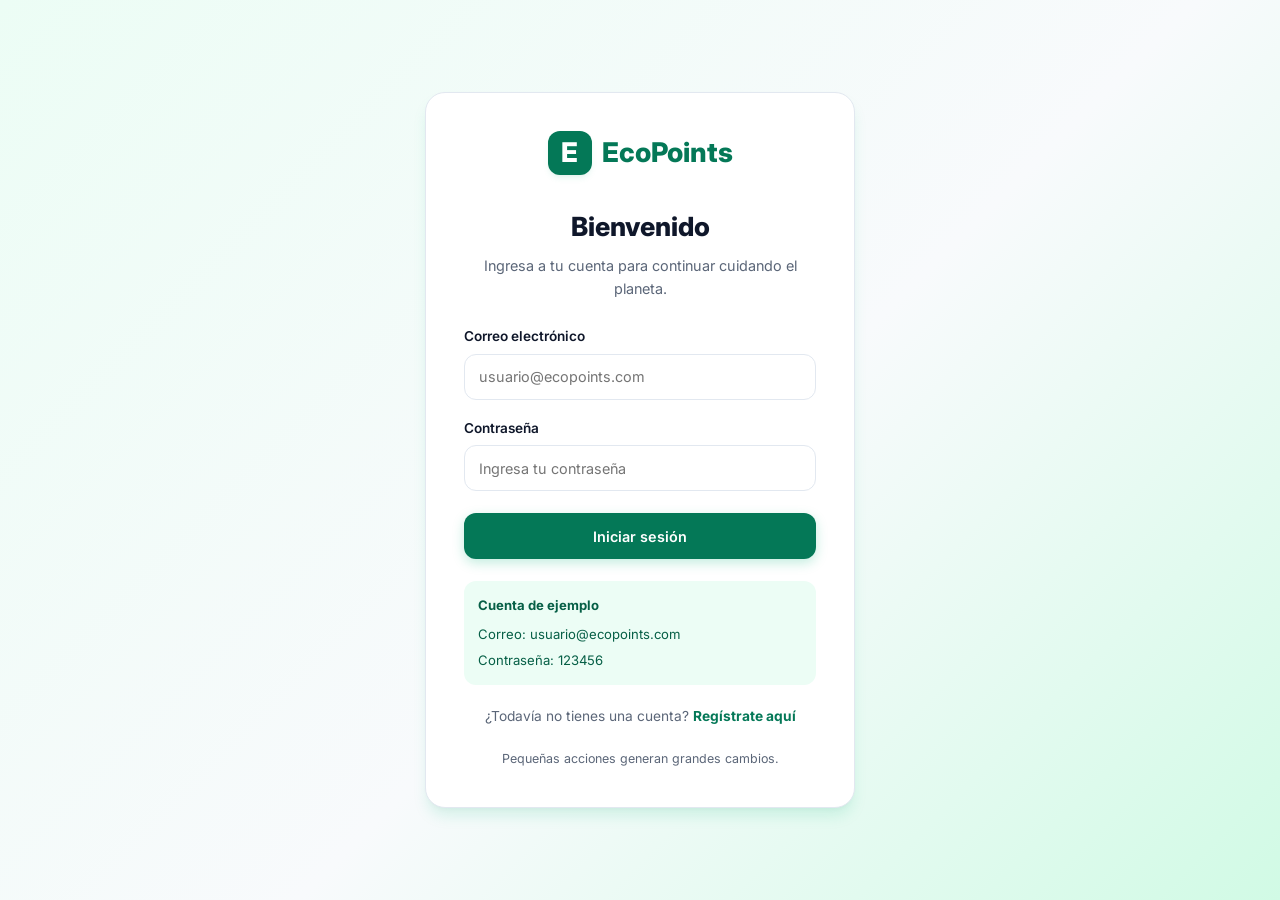
<file: login.html>
<!DOCTYPE html>
<html lang="es">
<head>
    <meta charset="UTF-8">
    <meta name="viewport" content="width=device-width, initial-scale=1.0">
    <meta name="description" content="Inicio de sesión de la plataforma EcoPoints.">
    <title>EcoPoints | Iniciar sesión</title>
    <link rel="icon" type="image/svg+xml" href="img/ecopoints-icon.svg">

    <link rel="preconnect" href="https://fonts.googleapis.com">
    <link rel="preconnect" href="https://fonts.gstatic.com" crossorigin>
    <link href="https://fonts.googleapis.com/css2?family=Inter:wght@300;400;500;600;700;800&display=swap" rel="stylesheet">
<link rel="stylesheet" href="css/styles.css">
</head>
<body class="login-page">
    <main class="login-card">
        <a class="login-brand" href="login.html" aria-label="EcoPoints - Inicio">
            <span class="login-logo" aria-hidden="true">E</span>
            <span>EcoPoints</span>
        </a>

        <div class="login-heading">
            <h1>Bienvenido</h1>
            <p>Ingresa a tu cuenta para continuar cuidando el planeta.</p>
        </div>

        <form id="loginForm" class="login-form">
            <div class="form-group">
                <label class="form-label" for="loginEmail">Correo electrónico</label>
                <input
                    class="form-control"
                    type="email"
                    id="loginEmail"
                    name="email"
                    placeholder="usuario@ecopoints.com"
                    autocomplete="username"
                    required
                >
            </div>

            <div class="form-group">
                <label class="form-label" for="loginPassword">Contraseña</label>
                <input
                    class="form-control"
                    type="password"
                    id="loginPassword"
                    name="password"
                    placeholder="Ingresa tu contraseña"
                    autocomplete="current-password"
                    minlength="6"
                    required
                >
            </div>

            <p id="loginMessage" class="login-message" role="alert" aria-live="polite"></p>

            <button class="btn btn-primary login-submit" type="submit">
                
                Iniciar sesión
            </button>
        </form>

        <div class="login-demo">
            <strong>Cuenta de ejemplo</strong>
            <span>Correo: usuario@ecopoints.com</span>
            <span>Contraseña: 123456</span>
        </div>

        <p class="auth-switch">¿Todavía no tienes una cuenta? <a href="register.html">Regístrate aquí</a></p>
        <p class="login-footer">Pequeñas acciones generan grandes cambios.</p>
    </main>
    <script src="js/auth.js"></script>
</body>
</html>
</file>
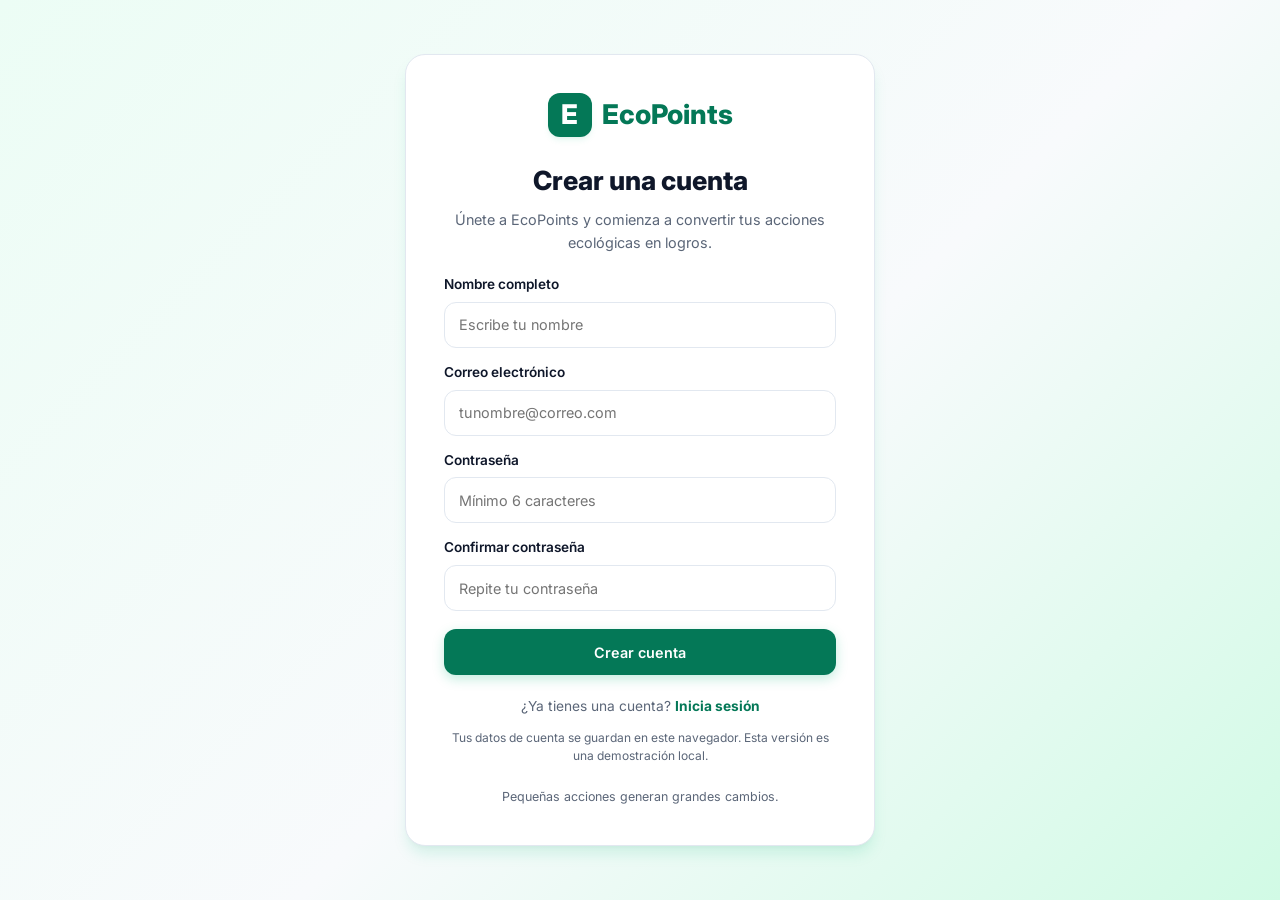
<file: register.html>
<!DOCTYPE html>
<html lang="es">
<head>
    <meta charset="UTF-8">
    <meta name="viewport" content="width=device-width, initial-scale=1.0">
    <meta name="description" content="Crea tu cuenta gratuita en EcoPoints.">
    <title>EcoPoints | Crear cuenta</title>
    <link rel="icon" type="image/svg+xml" href="img/ecopoints-icon.svg">

    <link rel="preconnect" href="https://fonts.googleapis.com">
    <link rel="preconnect" href="https://fonts.gstatic.com" crossorigin>
    <link href="https://fonts.googleapis.com/css2?family=Inter:wght@300;400;500;600;700;800&display=swap" rel="stylesheet">
<link rel="stylesheet" href="css/styles.css">
</head>
<body class="login-page">
    <main class="login-card register-card">
        <a class="login-brand" href="login.html" aria-label="EcoPoints - Inicio">
            <span class="login-logo" aria-hidden="true">E</span>
            <span>EcoPoints</span>
        </a>

        <div class="login-heading">
            <h1>Crear una cuenta</h1>
            <p>Únete a EcoPoints y comienza a convertir tus acciones ecológicas en logros.</p>
        </div>

        <form id="registerForm" class="login-form">
            <div class="form-group">
                <label class="form-label" for="registerName">Nombre completo</label>
                <input
                    class="form-control"
                    type="text"
                    id="registerName"
                    name="name"
                    placeholder="Escribe tu nombre"
                    autocomplete="name"
                    minlength="3"
                    maxlength="60"
                    required
                >
            </div>

            <div class="form-group">
                <label class="form-label" for="registerEmail">Correo electrónico</label>
                <input
                    class="form-control"
                    type="email"
                    id="registerEmail"
                    name="email"
                    placeholder="tunombre@correo.com"
                    autocomplete="email"
                    required
                >
            </div>

            <div class="form-group">
                <label class="form-label" for="registerPassword">Contraseña</label>
                <input
                    class="form-control"
                    type="password"
                    id="registerPassword"
                    name="password"
                    placeholder="Mínimo 6 caracteres"
                    autocomplete="new-password"
                    minlength="6"
                    required
                >
            </div>

            <div class="form-group">
                <label class="form-label" for="confirmPassword">Confirmar contraseña</label>
                <input
                    class="form-control"
                    type="password"
                    id="confirmPassword"
                    name="confirmPassword"
                    placeholder="Repite tu contraseña"
                    autocomplete="new-password"
                    minlength="6"
                    required
                >
            </div>

            <p id="registerMessage" class="login-message" role="alert" aria-live="polite"></p>

            <button class="btn btn-primary login-submit" type="submit">
                
                Crear cuenta
            </button>
        </form>

        <p class="auth-switch">¿Ya tienes una cuenta? <a href="login.html">Inicia sesión</a></p>
        <p class="auth-note">Tus datos de cuenta se guardan en este navegador. Esta versión es una demostración local.</p>
        <p class="login-footer">Pequeñas acciones generan grandes cambios.</p>
    </main>

    <script src="js/auth.js"></script>
</body>
</html>
</file>
<file: css/styles.css>
/* ========================================================
   EcoPoints - Hoja de Estilos CSS3
   Paleta: Verde y Blanco (Sostenibilidad y Naturaleza)
   Diseño: Moderno, Minimalista y 100% Adaptable (Responsive)
   ======================================================== */

:root {
    /* Paleta Verde y Blanco */
    --primary-green: #10b981;
    --primary-green-dark: #047857;
    --primary-green-deep: #065f46;
    --primary-green-light: #d1fae5;
    --primary-green-soft: #ecfdf5;
    
    /* Neutros y Fondos */
    --white: #ffffff;
    --gray-bg: #f8fafc;
    --gray-card: #f1f5f9;
    --gray-border: #e2e8f0;
    --text-dark: #0f172a;
    --text-muted: #5b6678;
    
    /* Acentos */
    --accent-amber: #f59e0b;
    --accent-blue: #3b82f6;
    --accent-red: #ef4444;

    /* Sombras y Radios */
    --shadow-sm: 0 1px 3px rgba(0, 0, 0, 0.05);
    --shadow-md: 0 4px 6px -1px rgba(16, 185, 129, 0.1), 0 2px 4px -2px rgba(0, 0, 0, 0.05);
    --shadow-lg: 0 10px 15px -3px rgba(16, 185, 129, 0.15), 0 4px 6px -4px rgba(0, 0, 0, 0.05);
    --radius-md: 12px;
    --radius-lg: 20px;
    --radius-full: 9999px;
    --transition: all 0.25s ease-in-out;
}

/* Reset Global */
* {
    margin: 0;
    padding: 0;
    box-sizing: border-box;
    font-family: 'Inter', -apple-system, BlinkMacSystemFont, 'Segoe UI', Roboto, sans-serif;
}

body {
    background-color: var(--gray-bg);
    color: var(--text-dark);
    line-height: 1.6;
    display: flex;
    flex-direction: column;
    min-height: 100vh;
}

/* Enlaces */
a {
    text-decoration: none;
    color: inherit;
}

/* Botones Reutilizables */
.btn {
    display: inline-flex;
    align-items: center;
    justify-content: center;
    gap: 8px;
    padding: 10px 20px;
    font-size: 0.9rem;
    font-weight: 600;
    border-radius: var(--radius-md);
    border: none;
    cursor: pointer;
    transition: var(--transition);
}

.btn-primary {
    background-color: var(--primary-green-dark);
    color: var(--white);
    box-shadow: 0 4px 12px rgba(16, 185, 129, 0.25);
}

.btn-primary:hover {
    background-color: var(--primary-green-deep);
    transform: translateY(-1px);
    box-shadow: 0 6px 16px rgba(16, 185, 129, 0.35);
}

.btn-outline {
    background-color: var(--white);
    color: var(--primary-green-dark);
    border: 2px solid var(--primary-green-dark);
}

.btn-outline:hover {
    background-color: var(--primary-green-soft);
}

.btn-sm {
    padding: 6px 14px;
    font-size: 0.8rem;
}

/* ========================================================
   HEADER Y BARRA DE NAVEGACIÓN (RESPONSIVE)
   ======================================================== */
.header {
    background-color: var(--white);
    border-bottom: 1px solid var(--gray-border);
    position: sticky;
    top: 0;
    z-index: 1000;
    box-shadow: var(--shadow-sm);
}

.navbar {
    max-width: 1200px;
    margin: 0 auto;
    display: flex;
    align-items: center;
    justify-content: space-between;
    padding: 14px 20px;
}

.logo-mark {
    width: 34px;
    height: 34px;
    display: inline-flex;
    align-items: center;
    justify-content: center;
    border-radius: 8px;
    background-color: var(--primary-green);
    color: var(--white);
    font-size: 1rem;
    font-weight: 800;
}

.logo {
    display: flex;
    align-items: center;
    gap: 10px;
    font-size: 1.35rem;
    font-weight: 800;
    color: var(--primary-green-dark);
    cursor: pointer;
}


.nav-links {
    display: flex;
    align-items: center;
    gap: 6px;
    list-style: none;
}

.nav-links li button {
    background: none;
    border: none;
    padding: 8px 14px;
    font-size: 0.9rem;
    font-weight: 500;
    color: var(--text-muted);
    border-radius: var(--radius-md);
    cursor: pointer;
    transition: var(--transition);
}

.nav-links li button:hover,
.nav-links li button.active {
    color: var(--primary-green-dark);
    background-color: var(--primary-green-soft);
    font-weight: 600;
}

.nav-actions {
    display: flex;
    align-items: center;
    gap: 12px;
}

.points-badge {
    background-color: var(--primary-green-soft);
    color: var(--primary-green-deep);
    border: 1px solid var(--primary-green-light);
    padding: 6px 10px;
    border-radius: var(--radius-full);
    font-size: 0.8rem;
    font-weight: 700;
    display: flex;
    align-items: center;
    gap: 6px;
}

.menu-toggle {
    display: none;
    background: var(--white);
    border: 1px solid var(--gray-border);
    border-radius: var(--radius-md);
    font-size: 0.85rem;
    font-weight: 600;
    color: var(--text-dark);
    cursor: pointer;
    padding: 8px 12px;
}

/* ========================================================
   CONTENEDOR DE SECCIONES
   ======================================================== */
.container {
    max-width: 1200px;
    margin: 0 auto;
    padding: 24px 20px;
    flex: 1;
    width: 100%;
}

.section {
    display: none;
    animation: fadeIn 0.3s ease-in-out forwards;
}

.section.active {
    display: block;
}

@keyframes fadeIn {
    from { opacity: 0; transform: translateY(6px); }
    to { opacity: 1; transform: translateY(0); }
}

.section-header {
    margin-bottom: 24px;
}

.section-title {
    font-size: 1.7rem;
    font-weight: 800;
    color: var(--primary-green-dark);
    margin-bottom: 6px;
}

.section-subtitle {
    color: var(--text-muted);
    font-size: 0.95rem;
}

/* ========================================================
   SECCIÓN 1: INICIO (HERO Y DASHBOARD)
   ======================================================== */
.hero {
    background: linear-gradient(135deg, var(--white) 0%, var(--primary-green-soft) 100%);
    border: 1px solid var(--primary-green-light);
    border-radius: var(--radius-lg);
    padding: 40px 30px;
    display: flex;
    flex-wrap: wrap;
    align-items: center;
    justify-content: space-between;
    gap: 30px;
    margin-bottom: 30px;
    box-shadow: var(--shadow-sm);
}

.hero-text {
    flex: 1;
    min-width: 280px;
}

.hero-badge {
    display: inline-flex;
    align-items: center;
    gap: 6px;
    background-color: var(--white);
    color: var(--primary-green-dark);
    font-size: 0.8rem;
    font-weight: 700;
    padding: 4px 12px;
    border-radius: var(--radius-full);
    margin-bottom: 12px;
    border: 1px solid var(--primary-green-light);
}

.hero-title {
    font-size: 2.2rem;
    font-weight: 800;
    color: var(--primary-green-dark);
    line-height: 1.25;
    margin-bottom: 12px;
}

.hero-desc {
    color: var(--text-muted);
    font-size: 1rem;
    margin-bottom: 24px;
    max-width: 520px;
}

.hero-buttons {
    display: flex;
    gap: 12px;
    flex-wrap: wrap;
}

.hero-card {
    background-color: var(--white);
    border: 1px solid var(--primary-green-light);
    border-radius: var(--radius-lg);
    padding: 24px;
    width: 320px;
    box-shadow: var(--shadow-md);
    text-align: center;
}

.hero-card-points {
    font-size: 2.8rem;
    font-weight: 800;
    color: var(--primary-green-dark);
    margin: 10px 0;
}

/* Grid de Estadísticas */
.stats-grid {
    display: grid;
    grid-template-columns: repeat(auto-fit, minmax(220px, 1fr));
    gap: 18px;
    margin-bottom: 30px;
}

.stat-card {
    background-color: var(--white);
    border: 1px solid var(--gray-border);
    border-radius: var(--radius-md);
    padding: 20px;
    box-shadow: var(--shadow-sm);
    display: flex;
    align-items: flex-start;
    gap: 8px;
    transition: var(--transition);
}

.stat-card:hover {
    transform: translateY(-2px);
    box-shadow: var(--shadow-md);
    border-color: var(--primary-green-light);
}


.stat-val {
    font-size: 1.4rem;
    font-weight: 800;
    color: var(--text-dark);
}

.stat-lbl {
    font-size: 0.8rem;
    color: var(--text-muted);
}

/* Banner de Reto Activo */
.challenge-banner {
    background-color: var(--white);
    border-left: 5px solid var(--primary-green);
    border-radius: var(--radius-md);
    padding: 20px;
    display: flex;
    flex-wrap: wrap;
    align-items: center;
    justify-content: space-between;
    gap: 16px;
    box-shadow: var(--shadow-sm);
    border-top: 1px solid var(--gray-border);
    border-right: 1px solid var(--gray-border);
    border-bottom: 1px solid var(--gray-border);
}

.progress-bar-container {
    width: 100%;
    height: 8px;
    background-color: var(--gray-card);
    border-radius: var(--radius-full);
    overflow: hidden;
    margin: 8px 0;
}

.progress-bar-fill {
    height: 100%;
    background-color: var(--primary-green-dark);
    border-radius: var(--radius-full);
}

/* ========================================================
   SECCIÓN 2: CLASIFICACIÓN DE RESIDUOS
   ======================================================== */
.waste-grid {
    display: grid;
    grid-template-columns: repeat(auto-fit, minmax(260px, 1fr));
    gap: 20px;
}

.waste-card {
    background-color: var(--white);
    border-radius: var(--radius-lg);
    border: 1px solid var(--gray-border);
    padding: 24px;
    box-shadow: var(--shadow-sm);
    transition: var(--transition);
    display: flex;
    flex-direction: column;
    justify-content: space-between;
}

.waste-card:hover {
    transform: translateY(-3px);
    box-shadow: var(--shadow-md);
    border-color: var(--primary-green);
}

.waste-header {
    display: flex;
    align-items: flex-start;
    gap: 0;
    margin-bottom: 14px;
}


.waste-title {
    font-size: 1.15rem;
    font-weight: 700;
    color: var(--text-dark);
}

.waste-pts {
    font-size: 0.8rem;
    font-weight: 700;
    color: var(--primary-green-dark);
}

.waste-list {
    list-style: disc;
    padding-left: 20px;
    font-size: 0.85rem;
    color: var(--text-muted);
    margin-bottom: 16px;
    line-height: 1.6;
}

.waste-list li {
    margin-bottom: 6px;
    display: list-item;
    margin-left: 0;
}


.waste-tip {
    background-color: var(--primary-green-soft);
    border: 1px dashed var(--primary-green-light);
    border-radius: var(--radius-md);
    padding: 10px 12px;
    font-size: 0.8rem;
    color: var(--primary-green-deep);
    margin-top: auto;
}

/* ========================================================
   SECCIÓN 3: PUNTOS DE RECICLAJE (MAPA INTERACTIVO)
   ======================================================== */
.map-wrapper {
    background-color: var(--white);
    border: 1px solid var(--gray-border);
    border-radius: var(--radius-lg);
    overflow: hidden;
    display: grid;
    grid-template-columns: 1fr 340px;
    box-shadow: var(--shadow-sm);
    height: 540px;
}

#leafletMap {
    width: 100%;
    height: 100%;
    z-index: 10;
}

.map-sidebar {
    padding: 20px;
    background-color: var(--white);
    border-left: 1px solid var(--gray-border);
    overflow-y: auto;
    display: flex;
    flex-direction: column;
    gap: 12px;
}

.location-item {
    padding: 14px;
    background-color: var(--gray-bg);
    border: 1px solid var(--gray-border);
    border-radius: var(--radius-md);
    cursor: pointer;
    transition: var(--transition);
}

.location-item:hover,
.location-item.active {
    border-color: var(--primary-green);
    background-color: var(--primary-green-soft);
}

.location-item h4 {
    font-size: 0.95rem;
    font-weight: 700;
    color: var(--text-dark);
    margin-bottom: 4px;
}

.location-item p {
    font-size: 0.8rem;
    color: var(--text-muted);
    margin-bottom: 8px;
}

.tag-pill {
    display: inline-block;
    font-size: 0.7rem;
    background-color: var(--white);
    color: var(--primary-green-dark);
    border: 1px solid var(--primary-green-light);
    padding: 2px 8px;
    border-radius: var(--radius-full);
    font-weight: 600;
    margin-right: 4px;
}

/* ========================================================
   SECCIÓN 4: RETOS AMBIENTALES
   ======================================================== */
.challenges-grid {
    display: grid;
    grid-template-columns: repeat(auto-fit, minmax(300px, 1fr));
    gap: 20px;
}

.challenge-card {
    background-color: var(--white);
    border: 1px solid var(--gray-border);
    border-radius: var(--radius-lg);
    padding: 24px;
    box-shadow: var(--shadow-sm);
    display: flex;
    flex-direction: column;
    justify-content: space-between;
    transition: var(--transition);
}

.challenge-card:hover {
    box-shadow: var(--shadow-md);
    border-color: var(--primary-green-light);
}

.challenge-category {
    color: var(--primary-green-dark);
    font-size: 0.8rem;
    font-weight: 700;
    letter-spacing: 0.04em;
}

.challenge-top {
    display: flex;
    justify-content: space-between;
    align-items: center;
    margin-bottom: 12px;
}

.challenge-bonus {
    background-color: var(--primary-green-soft);
    color: var(--primary-green-dark);
    font-weight: 700;
    font-size: 0.85rem;
    padding: 4px 10px;
    border-radius: var(--radius-full);
}

.challenge-name {
    font-size: 1.1rem;
    font-weight: 700;
    margin-bottom: 6px;
    color: var(--text-dark);
}

.challenge-desc {
    font-size: 0.85rem;
    color: var(--text-muted);
    margin-bottom: 16px;
}

.challenge-time-limit {
    margin: -8px 0 14px;
    color: var(--text-muted);
    font-size: 0.76rem;
    line-height: 1.4;
}

.challenge-expired {
    border-color: var(--gray-border);
    opacity: 0.78;
}

.challenge-expired .challenge-time-limit {
    color: var(--accent-red);
    font-weight: 700;
}

.challenge-card button:disabled {
    cursor: not-allowed;
    opacity: 0.65;
    transform: none;
}

/* ========================================================
   SECCIÓN 5: RECOMPENSAS
   ======================================================== */
.rewards-grid {
    display: grid;
    grid-template-columns: repeat(auto-fit, minmax(260px, 1fr));
    gap: 20px;
}

.reward-card {
    background-color: var(--white);
    border: 1px solid var(--gray-border);
    border-radius: var(--radius-lg);
    overflow: hidden;
    box-shadow: var(--shadow-sm);
    display: flex;
    flex-direction: column;
    transition: var(--transition);
}

.reward-card:hover {
    transform: translateY(-3px);
    box-shadow: var(--shadow-md);
    border-color: var(--primary-green-light);
}


.reward-body {
    padding: 20px;
    flex: 1;
    display: flex;
    flex-direction: column;
    justify-content: space-between;
}

.reward-cost {
    font-size: 1.1rem;
    font-weight: 800;
    color: var(--primary-green-dark);
    margin-bottom: 12px;
}

/* ========================================================
   MODALES (VENTANAS EMERGENTES)
   ======================================================== */
.modal-overlay {
    position: fixed;
    top: 0;
    left: 0;
    right: 0;
    bottom: 0;
    background-color: rgba(15, 23, 42, 0.5);
    display: none;
    align-items: center;
    justify-content: center;
    z-index: 2000;
    padding: 20px;
    backdrop-filter: blur(4px);
}

.modal-overlay.active {
    display: flex;
}

.modal-content {
    background-color: var(--white);
    border-radius: var(--radius-lg);
    max-width: 450px;
    width: 100%;
    padding: 28px;
    box-shadow: var(--shadow-lg);
    border: 1px solid var(--gray-border);
    animation: fadeIn 0.25s ease-out;
}

.modal-header {
    display: flex;
    align-items: center;
    justify-content: space-between;
    margin-bottom: 18px;
}

.modal-title {
    font-size: 1.25rem;
    font-weight: 800;
    color: var(--primary-green-dark);
}

.modal-close {
    background: none;
    border: none;
    font-size: 1.2rem;
    color: var(--text-muted);
    cursor: pointer;
}

.form-group {
    margin-bottom: 16px;
}

.form-label {
    display: block;
    font-size: 0.85rem;
    font-weight: 600;
    margin-bottom: 6px;
    color: var(--text-dark);
}

.form-control {
    width: 100%;
    padding: 10px 14px;
    font-size: 0.9rem;
    border: 1px solid var(--gray-border);
    border-radius: var(--radius-md);
    background-color: var(--white);
    outline: none;
    transition: var(--transition);
}

.form-control:focus {
    border-color: var(--primary-green);
    box-shadow: 0 0 0 3px rgba(16, 185, 129, 0.15);
}

/* ========================================================
   FOOTER
   ======================================================== */
.footer {
    background-color: var(--white);
    border-top: 1px solid var(--gray-border);
    padding: 14px 20px 16px;
    text-align: center;
    color: var(--text-muted);
    font-size: 0.82rem;
    margin-top: auto;
}

.footer-content {
    max-width: 1200px;
    margin: 0 auto;
}

.footer-brand {
    display: inline-flex;
    align-items: center;
    justify-content: center;
    gap: 9px;
    margin-bottom: 3px;
    color: var(--primary-green-dark);
    font-size: 1rem;
}

.footer-logo-mark {
    width: 26px;
    height: 26px;
    display: inline-flex;
    align-items: center;
    justify-content: center;
    border-radius: 7px;
    background: var(--primary-green-dark);
    color: var(--white);
    font-size: 0.8rem;
    font-weight: 800;
}

.footer p {
    margin: 0;
}

.footer small {
    display: block;
    margin-top: 2px;
    color: var(--text-muted);
}

/* ========================================================
   RESPONSIVE DESIGN (MEDIA QUERIES)
   ======================================================== */
@media (max-width: 900px) {
    .map-wrapper {
        grid-template-columns: 1fr;
        height: 700px;
    }
    #leafletMap {
        height: 380px;
    }
    .map-sidebar {
        border-left: none;
        border-top: 1px solid var(--gray-border);
    }
}

@media (max-width: 768px) {
    .menu-toggle {
        display: block;
    }

    .nav-links {
        position: absolute;
        top: 68px;
        left: 0;
        right: 0;
        background-color: var(--white);
        border-bottom: 1px solid var(--gray-border);
        flex-direction: column;
        align-items: stretch;
        padding: 16px;
        display: none;
        box-shadow: var(--shadow-md);
    }

    .nav-links.open {
        display: flex;
    }

    .nav-links li button {
        width: 100%;
        text-align: left;
        padding: 12px;
    }

    .hero {
        padding: 24px;
    }

    .hero-title {
        font-size: 1.7rem;
    }

    .hero-card {
        width: 100%;
    }
}


/* ========================================================
   INICIO DE SESION
   ======================================================== */
.login-page {
    min-height: 100vh;
    display: flex;
    align-items: center;
    justify-content: center;
    padding: 24px;
    background: linear-gradient(135deg, #ecfdf5 0%, #f8fafc 55%, #d1fae5 100%);
}

.login-card {
    width: 100%;
    max-width: 430px;
    padding: 38px;
    background-color: var(--white);
    border: 1px solid var(--gray-border);
    border-radius: var(--radius-lg);
    box-shadow: var(--shadow-lg);
}

.login-brand {
    display: flex;
    align-items: center;
    justify-content: center;
    gap: 10px;
    margin-bottom: 30px;
    color: var(--primary-green-dark);
    font-size: 1.7rem;
    font-weight: 800;
}

.login-logo {
    width: 44px;
    height: 44px;
    display: flex;
    align-items: center;
    justify-content: center;
    border-radius: var(--radius-md);
    background-color: var(--primary-green-dark);
    color: var(--white);
    box-shadow: var(--shadow-md);
}

.login-heading {
    margin-bottom: 26px;
    text-align: center;
}

.login-heading h1 {
    margin-bottom: 7px;
    color: var(--text-dark);
    font-size: 1.65rem;
    font-weight: 800;
}

.login-heading p {
    color: var(--text-muted);
    font-size: 0.9rem;
}

.login-form .form-group {
    margin-bottom: 18px;
}

.login-form .form-control {
    min-height: 46px;
}

.login-submit {
    width: 100%;
    min-height: 46px;
    margin-top: 4px;
}

.login-message {
    display: none;
    margin: 0 0 14px;
    padding: 10px 12px;
    border-radius: var(--radius-md);
    font-size: 0.85rem;
}

.login-message.error {
    display: block;
    color: #b91c1c;
    background-color: #fef2f2;
    border: 1px solid #fecaca;
}

.login-demo {
    display: flex;
    flex-direction: column;
    gap: 5px;
    margin-top: 22px;
    padding: 14px;
    border-radius: var(--radius-md);
    background-color: var(--primary-green-soft);
    color: var(--primary-green-deep);
    font-size: 0.82rem;
}

.login-demo strong {
    margin-bottom: 3px;
}

.login-footer {
    margin-top: 22px;
    color: var(--text-muted);
    font-size: 0.78rem;
    text-align: center;
}

/* Accion para cerrar la sesion desde el menu principal. */
.nav-links li.nav-logout button {
    color: #b91c1c;
}

.nav-links li.nav-logout button:hover {
    color: #991b1b;
    background-color: #fef2f2;
}

@media (max-width: 480px) {
    .login-page {
        padding: 16px;
    }

    .login-card {
        padding: 28px 22px;
    }
}


/* ========================================================
   REGISTRO Y ENLACES ENTRE FORMULARIOS DE ACCESO
   ======================================================== */
.register-card {
    max-width: 470px;
}

.register-card .login-brand {
    margin-bottom: 22px;
}

.register-card .login-heading {
    margin-bottom: 20px;
}

.register-card .login-form .form-group {
    margin-bottom: 14px;
}

.auth-switch {
    margin-top: 20px;
    color: var(--text-muted);
    font-size: 0.86rem;
    text-align: center;
}

.auth-switch a {
    color: var(--primary-green-dark);
    font-weight: 700;
    text-decoration: none;
}

.auth-switch a:hover {
    text-decoration: underline;
}

.auth-note {
    margin-top: 12px;
    color: var(--text-muted);
    font-size: 0.75rem;
    line-height: 1.5;
    text-align: center;
}

.login-message.success {
    display: block;
    color: #166534;
    background-color: #f0fdf4;
    border: 1px solid #bbf7d0;
}


/* ========================================================
   SECCIÓN 6: MI PERFIL Y DATOS DEL USUARIO
   ======================================================== */
.profile-layout {
    display: grid;
    grid-template-columns: minmax(250px, 0.8fr) minmax(320px, 1.5fr);
    gap: 22px;
    align-items: start;
}

.profile-summary-card,
.profile-details-card {
    background-color: var(--white);
    border: 1px solid var(--gray-border);
    border-radius: var(--radius-lg);
    padding: 26px;
    box-shadow: var(--shadow-sm);
}

.profile-summary-card {
    display: flex;
    flex-direction: column;
    align-items: center;
    text-align: center;
}

.profile-avatar {
    width: 88px;
    height: 88px;
    display: flex;
    align-items: center;
    justify-content: center;
    margin-bottom: 16px;
    border-radius: 50%;
    background: linear-gradient(135deg, var(--primary-green-dark), var(--primary-green-deep));
    color: var(--white);
    font-size: 1.8rem;
    font-weight: 800;
    box-shadow: var(--shadow-md);
}

.profile-summary-name {
    color: var(--text-dark);
    font-size: 1.2rem;
    font-weight: 800;
    overflow-wrap: anywhere;
}

.profile-summary-email {
    margin-top: 4px;
    color: var(--text-muted);
    font-size: 0.85rem;
    overflow-wrap: anywhere;
}

.profile-status {
    display: inline-flex;
    align-items: center;
    gap: 6px;
    margin-top: 14px;
    padding: 5px 11px;
    border-radius: var(--radius-full);
    background-color: var(--primary-green-soft);
    color: var(--primary-green-deep);
    font-size: 0.78rem;
    font-weight: 700;
}

.profile-points-box {
    display: flex;
    flex-direction: column;
    gap: 4px;
    width: 100%;
    margin-top: 24px;
    padding: 16px;
    border: 1px solid var(--primary-green-light);
    border-radius: var(--radius-md);
    background-color: var(--primary-green-soft);
}

.profile-points-box span {
    color: var(--text-muted);
    font-size: 0.8rem;
}

.profile-points-box strong {
    color: var(--primary-green-dark);
    font-size: 1.35rem;
    font-weight: 800;
}

.profile-home-button {
    width: 100%;
    margin-top: 18px;
}

.profile-card-heading {
    display: flex;
    align-items: center;
    gap: 0;
    margin-bottom: 24px;
}


.profile-card-heading h3 {
    color: var(--text-dark);
    font-size: 1.1rem;
    font-weight: 800;
}

.profile-card-heading p {
    color: var(--text-muted);
    font-size: 0.82rem;
}

.profile-form .form-group {
    margin-bottom: 18px;
}

.profile-form .form-control {
    min-height: 45px;
}

.profile-readonly {
    background-color: var(--gray-bg);
    color: var(--text-muted);
    cursor: not-allowed;
}

.profile-field-note {
    display: block;
    margin-top: 6px;
    color: var(--text-muted);
    font-size: 0.75rem;
    line-height: 1.45;
}

.profile-data-grid {
    display: grid;
    grid-template-columns: repeat(2, minmax(0, 1fr));
    gap: 12px;
    margin-top: 6px;
}

.profile-data-item {
    display: flex;
    flex-direction: column;
    gap: 5px;
    min-width: 0;
    padding: 13px;
    border: 1px solid var(--gray-border);
    border-radius: var(--radius-md);
    background-color: var(--gray-bg);
}

.profile-data-item span {
    color: var(--text-muted);
    font-size: 0.75rem;
}

.profile-data-item strong {
    color: var(--text-dark);
    font-size: 0.88rem;
    overflow-wrap: anywhere;
}

.profile-save-button {
    width: 100%;
    min-height: 45px;
}

@media (max-width: 768px) {
    .profile-layout {
        grid-template-columns: 1fr;
    }
}

@media (max-width: 480px) {
    .profile-summary-card,
    .profile-details-card {
        padding: 20px;
    }

    .profile-data-grid {
        grid-template-columns: 1fr;
    }
}

/* ========================================================
   NAVEGACION, ADMINISTRACION Y ACCESIBILIDAD
   ======================================================== */
[hidden] {
    display: none !important;
}

.navbar {
    width: 100%;
    max-width: none;
    padding: 12px clamp(16px, 2.4vw, 36px);
    gap: clamp(10px, 1vw, 18px);
}

.logo {
    flex: 0 0 auto;
    margin-right: 4px;
    padding: 0;
    border: 0;
    background: transparent;
    text-align: left;
}

.logo-mark {
    width: 34px;
    height: 34px;
    display: inline-flex;
    align-items: center;
    justify-content: center;
    border-radius: 8px;
    background-color: var(--primary-green-dark);
    color: var(--white);
    font-size: 1rem;
    font-weight: 800;
}

.main-navigation {
    flex: 1 1 0;
    min-width: 0;
}

.nav-links {
    width: 100%;
    display: flex;
    align-items: center;
    justify-content: space-evenly;
    gap: clamp(2px, 0.45vw, 8px);
    margin: 0 4px;
    list-style: none;
}

.nav-links li {
    flex: 0 1 auto;
}

.nav-links li button {
    min-height: 38px;
    padding: 8px clamp(6px, 0.65vw, 10px);
    font-size: clamp(0.74rem, 0.78vw, 0.86rem);
    white-space: nowrap;
}

.nav-actions {
    display: flex;
    flex: 0 0 auto;
    align-items: center;
    gap: 8px;
}

.points-badge {
    padding: 6px 10px;
    font-size: 0.8rem;
    white-space: nowrap;
}

.menu-toggle {
    display: none;
    min-height: 40px;
    padding: 8px 12px;
    border: 1px solid var(--gray-border);
    border-radius: var(--radius-md);
    background: var(--white);
    color: var(--text-dark);
    font-size: 0.85rem;
    font-weight: 600;
    cursor: pointer;
}

.section-admin-header {
    display: flex;
    align-items: flex-start;
    justify-content: space-between;
    gap: 18px;
}

.section-admin-header .section-header {
    flex: 1 1 auto;
    min-width: 0;
}

.admin-action {
    flex: 0 0 auto;
    min-height: 38px;
    margin-top: 4px;
}

#locationsList {
    display: flex;
    flex-direction: column;
    gap: 12px;
}

.location-item {
    cursor: pointer;
}

.custom-item-label {
    display: inline-block;
    margin-bottom: 7px;
    color: var(--primary-green-dark);
    font-size: 0.72rem;
    font-weight: 800;
    letter-spacing: 0.04em;
}

.custom-reward-name {
    margin: 4px 0 8px;
    color: var(--text-dark);
    font-size: 1.08rem;
    font-weight: 700;
}

.custom-reward-description {
    margin-bottom: 12px;
    color: var(--text-muted);
    font-size: 0.85rem;
}

.custom-reward-button {
    width: 100%;
}

.admin-modal-content {
    max-width: 520px;
    max-height: 90vh;
    overflow-y: auto;
}

.admin-form .form-group {
    margin-bottom: 14px;
}

.admin-form .form-control {
    min-height: 44px;
}

.admin-form textarea.form-control {
    min-height: 88px;
    resize: vertical;
}

.admin-form-grid {
    display: grid;
    grid-template-columns: repeat(2, minmax(0, 1fr));
    gap: 12px;
}

.admin-form-note {
    margin: -2px 0 14px;
    color: var(--text-muted);
    font-size: 0.76rem;
    line-height: 1.45;
}

.admin-form-submit {
    width: 100%;
    min-height: 44px;
}

.modal-close {
    min-height: 36px;
    padding: 6px 10px;
    border: 1px solid var(--gray-border);
    border-radius: 6px;
    background: var(--white);
    color: var(--text-muted);
    font-size: 0.82rem;
}

.stat-card {
    align-items: flex-start;
}

.waste-header {
    align-items: flex-start;
    gap: 0;
}

.waste-list {
    list-style: disc;
    padding-left: 20px;
}

.waste-list li {
    display: list-item;
    margin-bottom: 6px;
}

.profile-card-heading {
    gap: 0;
}

.profile-data-item.full-width {
    grid-column: 1 / -1;
}

@media (max-width: 1100px) {
    .navbar {
        position: relative;
        flex-wrap: wrap;
        gap: 10px;
    }

    .menu-toggle {
        display: block;
        order: 2;
        margin-left: auto;
    }

    .nav-actions {
        order: 3;
        margin-left: auto;
    }

    .main-navigation {
        position: absolute;
        top: 100%;
        left: 0;
        right: 0;
        z-index: 1001;
    }

    .nav-links {
        position: static;
        display: none;
        flex-direction: column;
        align-items: stretch;
        gap: 4px;
        margin: 0;
        padding: 14px 20px;
        background: var(--white);
        border-bottom: 1px solid var(--gray-border);
        box-shadow: var(--shadow-md);
    }

    .nav-links.open {
        display: flex;
    }

    .nav-links li button {
        width: 100%;
        min-height: 42px;
        padding: 11px 12px;
        text-align: left;
        font-size: 0.9rem;
    }
}

@media (max-width: 768px) {
    .section-admin-header {
        flex-direction: column;
        align-items: stretch;
        gap: 0;
    }

    .admin-action {
        align-self: flex-start;
        margin: -8px 0 20px;
    }
}

@media (max-width: 480px) {
    .nav-actions {
        width: 100%;
        justify-content: space-between;
        margin-top: 8px;
    }

    .admin-form-grid {
        grid-template-columns: 1fr;
        gap: 0;
    }

    .profile-summary-card,
    .profile-details-card {
        padding: 20px;
    }

    .profile-data-grid {
        grid-template-columns: 1fr;
    }
}

.skip-link {
    position: absolute;
    top: 8px;
    left: 8px;
    z-index: 3000;
    padding: 10px 14px;
    transform: translateY(-150%);
    border-radius: 6px;
    background: var(--primary-green-deep);
    color: var(--white);
    font-weight: 700;
}

.skip-link:focus {
    transform: translateY(0);
}

:focus-visible {
    outline: 3px solid #1d4ed8;
    outline-offset: 2px;
}

.location-item:focus-visible {
    outline-offset: 3px;
}


/* Respetar la preferencia del sistema para reducir animaciones. */
@media (prefers-reduced-motion: reduce) {
    *,
    *::before,
    *::after {
        animation-duration: 0.01ms !important;
        animation-iteration-count: 1 !important;
        transition-duration: 0.01ms !important;
        scroll-behavior: auto !important;
    }
}

/* Imagenes de la guia de clasificacion */
.waste-image-frame {
    width: 100%;
    height: 148px;
    margin: 10px 0 14px;
    overflow: hidden;
    border: 1px solid var(--gray-border);
    border-radius: var(--radius-md);
    background: var(--gray-bg);
}

.waste-category-image {
    display: block;
    width: 100%;
    height: 100%;
    object-fit: cover;
}

.waste-image-placeholder {
    display: none;
    width: 100%;
    height: 100%;
    align-items: center;
    justify-content: center;
    padding: 14px;
    color: var(--text-muted);
    font-size: 0.82rem;
    text-align: center;
}

.waste-image-frame.image-missing .waste-category-image {
    display: none;
}

.waste-image-frame.image-missing .waste-image-placeholder {
    display: flex;
}

/* Imagenes del catalogo de recompensas */
.reward-img {
    display: block;
    width: 100%;
    height: 160px;
    object-fit: cover;
    background: var(--gray-card);
}

.location-optional-details p {
    margin: 0 0 5px;
    color: var(--text-muted);
    font-size: 0.76rem;
    line-height: 1.4;
}

/* Revision de entregas y acreditacion de EcoPoints */
.admin-review-panel {
    margin-top: 28px;
    padding: 22px;
    border: 1px solid var(--gray-border);
    border-radius: var(--radius-lg);
    background: var(--white);
    box-shadow: var(--shadow-sm);
}

.admin-pending-list {
    display: grid;
    grid-template-columns: repeat(auto-fit, minmax(260px, 1fr));
    gap: 14px;
}

.admin-pending-card {
    min-width: 0;
    padding: 16px;
    border: 1px solid var(--gray-border);
    border-radius: var(--radius-md);
    background: var(--gray-bg);
}

.admin-pending-card h4 {
    margin: 0 0 5px;
    color: var(--text-dark);
    font-size: 1rem;
}

.admin-pending-card p {
    margin: 0 0 7px;
    color: var(--text-muted);
    font-size: 0.82rem;
    overflow-wrap: anywhere;
}

.admin-review-points {
    margin: 6px 0 12px;
}

.admin-review-actions {
    display: flex;
    flex-wrap: wrap;
    gap: 8px;
}

.admin-empty-message {
    margin: 0;
    padding: 14px;
    border: 1px dashed var(--gray-border);
    border-radius: var(--radius-md);
    color: var(--text-muted);
    background: var(--gray-bg);
}

.admin-review-panel[hidden] {
    display: none !important;
}

@media (max-width: 480px) {
    .admin-review-panel {
        padding: 16px;
    }

    .waste-image-frame {
        height: 132px;
    }
}

/* Regalo de bienvenida dentro del catalogo de recompensas */
.login-bonus-card {
    border-color: #9edfc3;
    background: #f2fbf6;
}

.login-bonus-card[hidden],
.admin-content-manager[hidden],
.admin-manager-item[hidden] {
    display: none !important;
}

.login-bonus-body {
    display: flex;
    flex: 1;
    flex-direction: column;
    gap: 12px;
    padding: 20px;
}

.login-bonus-top,
.login-bonus-bottom {
    display: flex;
    align-items: center;
    justify-content: space-between;
    gap: 12px;
}

.login-bonus-top span {
    color: var(--primary-green-dark);
    font-size: 0.75rem;
    font-weight: 800;
    letter-spacing: 0.04em;
}

.login-bonus-top strong {
    padding: 5px 10px;
    border-radius: 20px;
    background: #d9f4e7;
    color: var(--primary-green-dark);
    font-size: 0.76rem;
}

.login-bonus-card h3 {
    margin: 0;
    color: var(--text-dark);
    font-size: 1.08rem;
}

.login-bonus-card p {
    margin: 0;
    color: var(--text-muted);
    font-size: 0.88rem;
    line-height: 1.5;
}

.login-bonus-amount {
    color: var(--primary-green-dark);
    font-size: 1.08rem;
}

.login-bonus-bottom .btn {
    min-height: 42px;
}

.login-bonus-bottom .btn:disabled {
    cursor: default;
    opacity: 0.75;
}

@media (max-width: 480px) {
    .login-bonus-bottom {
        align-items: stretch;
        flex-direction: column;
    }
}

.admin-image-preview {
    display: block;
    width: min(100%, 260px);
    max-height: 180px;
    margin-top: 10px;
    border: 1px solid var(--gray-border);
    border-radius: var(--radius-md);
    object-fit: contain;
    background: #f7f9f8;
}

.admin-image-preview[hidden] {
    display: none !important;
}

.admin-content-manager {
    margin-top: 24px;
}

.admin-manager-grid {
    display: grid;
    grid-template-columns: repeat(3, minmax(0, 1fr));
    gap: 16px;
    margin-top: 18px;
}

.admin-manager-group {
    min-width: 0;
    padding: 16px;
    border: 1px solid var(--gray-border);
    border-radius: var(--radius-md);
    background: #fff;
}

.admin-manager-group h4 {
    margin: 0 0 12px;
    color: var(--text-dark);
    font-size: 0.98rem;
}

.admin-manager-list {
    display: grid;
    gap: 9px;
}

.admin-manager-item {
    display: flex;
    align-items: center;
    justify-content: space-between;
    gap: 10px;
    padding: 10px;
    border: 1px solid var(--gray-border);
    border-radius: 8px;
    background: #fbfcfb;
}

.admin-manager-item-info {
    display: grid;
    gap: 3px;
    min-width: 0;
}

.admin-manager-item-info strong {
    overflow-wrap: anywhere;
    color: var(--text-dark);
    font-size: 0.86rem;
}

.admin-manager-item-info span {
    overflow-wrap: anywhere;
    color: var(--text-muted);
    font-size: 0.78rem;
}

.admin-delete-button {
    flex: 0 0 auto;
    color: #a12b2b;
    border-color: #dca6a6;
}

.admin-delete-button:hover {
    color: #fff;
    border-color: #a12b2b;
    background: #a12b2b;
}

@media (max-width: 900px) {
    .admin-manager-grid {
        grid-template-columns: 1fr;
    }
}

@media (max-width: 600px) {
    .login-bonus-card {
        align-items: flex-start;
        flex-direction: column;
    }

    .admin-manager-item {
        align-items: flex-start;
        flex-direction: column;
    }
}

[data-default-reward][hidden],
[data-default-challenge][hidden] {
    display: none !important;
}


/* Acceso directo a las herramientas de administracion */
.profile-section-heading {
    display: flex;
    align-items: flex-end;
    justify-content: space-between;
    gap: 18px;
}

.admin-manager-shortcut {
    flex: 0 0 auto;
}

#adminContentManager {
    scroll-margin-top: 90px;
}

/* Ajustes de visualizacion para telefonos */
@media (max-width: 480px) {
    .container {
        padding: 18px 14px;
    }

    .hero {
        padding: 20px 16px;
        gap: 18px;
    }

    .hero-text {
        width: 100%;
        min-width: 0;
    }

    .hero-title {
        font-size: 1.55rem;
        overflow-wrap: anywhere;
    }

    .hero-card {
        width: 100%;
    }

    .stats-grid,
    .waste-grid,
    .challenges-grid,
    .rewards-grid {
        grid-template-columns: minmax(0, 1fr);
    }

    .challenge-top {
        flex-wrap: wrap;
        align-items: flex-start;
    }

    .challenge-banner > div {
        width: 100%;
        min-width: 0 !important;
    }

    .admin-pending-list {
        grid-template-columns: minmax(0, 1fr);
    }

    .map-wrapper {
        height: auto;
    }

    #leafletMap {
        height: 300px;
    }

    .map-sidebar {
        max-height: 300px;
        padding: 14px;
    }

    .modal-overlay {
        padding: 10px;
    }

    .modal-content {
        max-height: calc(100dvh - 20px);
        overflow-y: auto;
        padding: 18px;
    }

    .profile-layout {
        grid-template-columns: minmax(0, 1fr);
        gap: 16px;
    }

    .profile-summary-card,
    .profile-details-card {
        min-width: 0;
        padding: 18px;
    }

    .profile-section-heading {
        align-items: stretch;
        flex-direction: column;
        gap: 10px;
    }

    .admin-manager-shortcut {
        width: 100%;
    }

    .admin-manager-item {
        align-items: stretch;
    }

    .admin-manager-item .admin-delete-button {
        width: 100%;
    }

    .form-control {
        font-size: 16px;
    }
}

@media (max-width: 360px) {
    .navbar {
        padding-inline: 12px;
    }

    .logo {
        font-size: 1.15rem;
    }

    .nav-actions {
        gap: 8px;
    }

    .points-badge {
        font-size: 0.74rem;
    }

    .section-title {
        font-size: 1.45rem;
    }
}


/* Avance real de retos y panel de cuentas */
.challenge-progress-info {
    display: flex;
    justify-content: space-between;
    align-items: flex-start;
    gap: 8px;
    margin-top: 4px;
    color: var(--text-muted);
    font-size: 0.8rem;
}

.challenge-progress-label {
    min-width: 0;
    overflow-wrap: anywhere;
}

.challenge-progress-percent {
    flex: 0 0 auto;
    font-weight: 600;
}

.challenge-register-button {
    width: 100%;
    margin-top: 18px;
}

.challenge-setup-note {
    margin-top: 12px;
    font-size: 0.82rem;
}

.admin-users-list {
    display: grid;
    gap: 10px;
    grid-template-columns: repeat(auto-fit, minmax(240px, 1fr));
}

.admin-user-row {
    display: flex;
    align-items: center;
    justify-content: space-between;
    gap: 12px;
    min-width: 0;
    padding: 13px 15px;
    border: 1px solid var(--gray-border);
    border-radius: var(--radius-md);
    background: var(--gray-bg);
}

.admin-user-identity {
    display: grid;
    gap: 3px;
    min-width: 0;
}

.admin-user-identity strong,
.admin-user-identity span {
    overflow-wrap: anywhere;
}

.admin-user-identity strong {
    color: var(--text-dark);
    font-size: 0.9rem;
}

.admin-user-identity span,
.admin-user-identity small {
    color: var(--text-muted);
    font-size: 0.78rem;
}

.admin-user-balance {
    flex: 0 0 auto;
    color: var(--primary-green-dark);
    font-size: 0.86rem;
    text-align: right;
}

.admin-delete-x {
    display: inline-grid;
    place-items: center;
    width: 30px;
    height: 30px;
    min-width: 30px;
    padding: 0;
    border-radius: 50%;
    font-size: 1.35rem;
    font-weight: 600;
    line-height: 1;
}

.admin-challenge-bonus-preview {
    padding: 8px 10px;
    border-radius: 8px;
    background: var(--primary-green-soft);
    color: var(--primary-green-dark) !important;
    font-weight: 600;
}

@media (max-width: 520px) {
    .admin-user-row {
        align-items: flex-start;
        flex-direction: column;
    }

    .admin-user-balance {
        text-align: left;
    }

    .challenge-progress-info {
        font-size: 0.75rem;
    }
}


@media (max-width: 600px) {
    .admin-manager-item {
        flex-direction: row;
        align-items: center;
    }

    .admin-delete-x {
        flex: 0 0 30px;
    }
}


/* Evitar desbordamiento horizontal en escritorio y celular. */
html, body {
    max-width: 100%;
    overflow-x: hidden;
}

@media (max-width: 480px) {
    .footer { padding: 12px 14px; }
    .challenge-card { padding: 18px; }
    .challenge-time-limit { font-size: 0.74rem; }
}

/* ========================================================
   AJUSTES DE INTERACCIÓN Y PRESENTACIÓN ECOPOINTS
   ======================================================== */

/* Las tarjetas informativas no se desplazan ni alteran sus bordes.
   Se conserva únicamente el cambio suave de sombra al pasar el cursor. */
.stat-card,
.waste-card,
.challenge-card,
.reward-card {
    transition: box-shadow 220ms ease;
}

.stat-card:hover,
.waste-card:hover,
.challenge-card:hover,
.reward-card:hover {
    transform: none;
    box-shadow: var(--shadow-md);
    border-color: var(--gray-border);
}

/* Todos los botones de acción comparten el estilo verde sólido de
   "Registrar entrega". La respuesta visual se limita al color y la sombra:
   no hay saltos, escalados ni movimientos que parezcan una acción ejecutada. */
.btn {
    transition:
        color 180ms ease,
        background-color 180ms ease,
        border-color 180ms ease,
        box-shadow 180ms ease;
}

.btn:hover,
.btn:active {
    transform: none;
}

.btn-outline {
    color: var(--white);
    background-color: var(--primary-green-dark);
    border: 2px solid var(--primary-green-dark);
    box-shadow: 0 4px 12px rgba(16, 185, 129, 0.25);
}

.btn-outline:hover,
.btn-outline:focus-visible {
    color: var(--white);
    background-color: var(--primary-green-deep);
    border-color: var(--primary-green-deep);
    box-shadow: 0 4px 12px rgba(16, 185, 129, 0.25);
}

.btn-primary:hover,
.btn-primary:focus-visible,
.btn-primary:active {
    color: var(--white);
    background-color: var(--primary-green-deep);
    border-color: var(--primary-green-deep);
    box-shadow: 0 4px 12px rgba(16, 185, 129, 0.25);
}

/* La navegación mantiene el feedback verde, sin desplazamientos o escalados. */
.menu-toggle,
.nav-links li button,
.logo .logo-mark {
    transition:
        color 180ms ease,
        background-color 180ms ease,
        border-color 180ms ease,
        box-shadow 180ms ease;
}

.menu-toggle:hover,
.menu-toggle:focus-visible {
    color: var(--white);
    background-color: var(--primary-green-dark);
    border-color: var(--primary-green-dark);
    box-shadow: var(--shadow-md);
}

.menu-toggle:active {
    color: var(--white);
    background-color: var(--primary-green-deep);
    border-color: var(--primary-green-deep);
}

.nav-links li button:hover,
.nav-links li button:focus-visible {
    color: var(--primary-green-deep);
    background-color: var(--primary-green-light);
}

.nav-links li button.active {
    color: var(--primary-green-dark);
    background-color: var(--primary-green-soft);
}

.nav-links li.nav-logout button:hover,
.nav-links li.nav-logout button:focus-visible {
    color: var(--primary-green-deep);
    background-color: var(--primary-green-light);
}

.logo:hover .logo-mark,
.logo:focus-visible .logo-mark {
    background-color: var(--primary-green-deep);
}

/* El saldo y el acceso rápido fueron retirados del HTML del encabezado.
   Esta regla también evita que reaparezcan en diseños móviles si se añade
   accidentalmente alguno de esos elementos al encabezado. */
.header .nav-actions,
.header .points-badge {
    display: none !important;
}

@media (prefers-reduced-motion: reduce) {
    .stat-card,
    .waste-card,
    .challenge-card,
    .reward-card,
    .btn,
    .menu-toggle,
    .nav-links li button,
    .logo .logo-mark {
        transition: none;
    }
}
</file>
